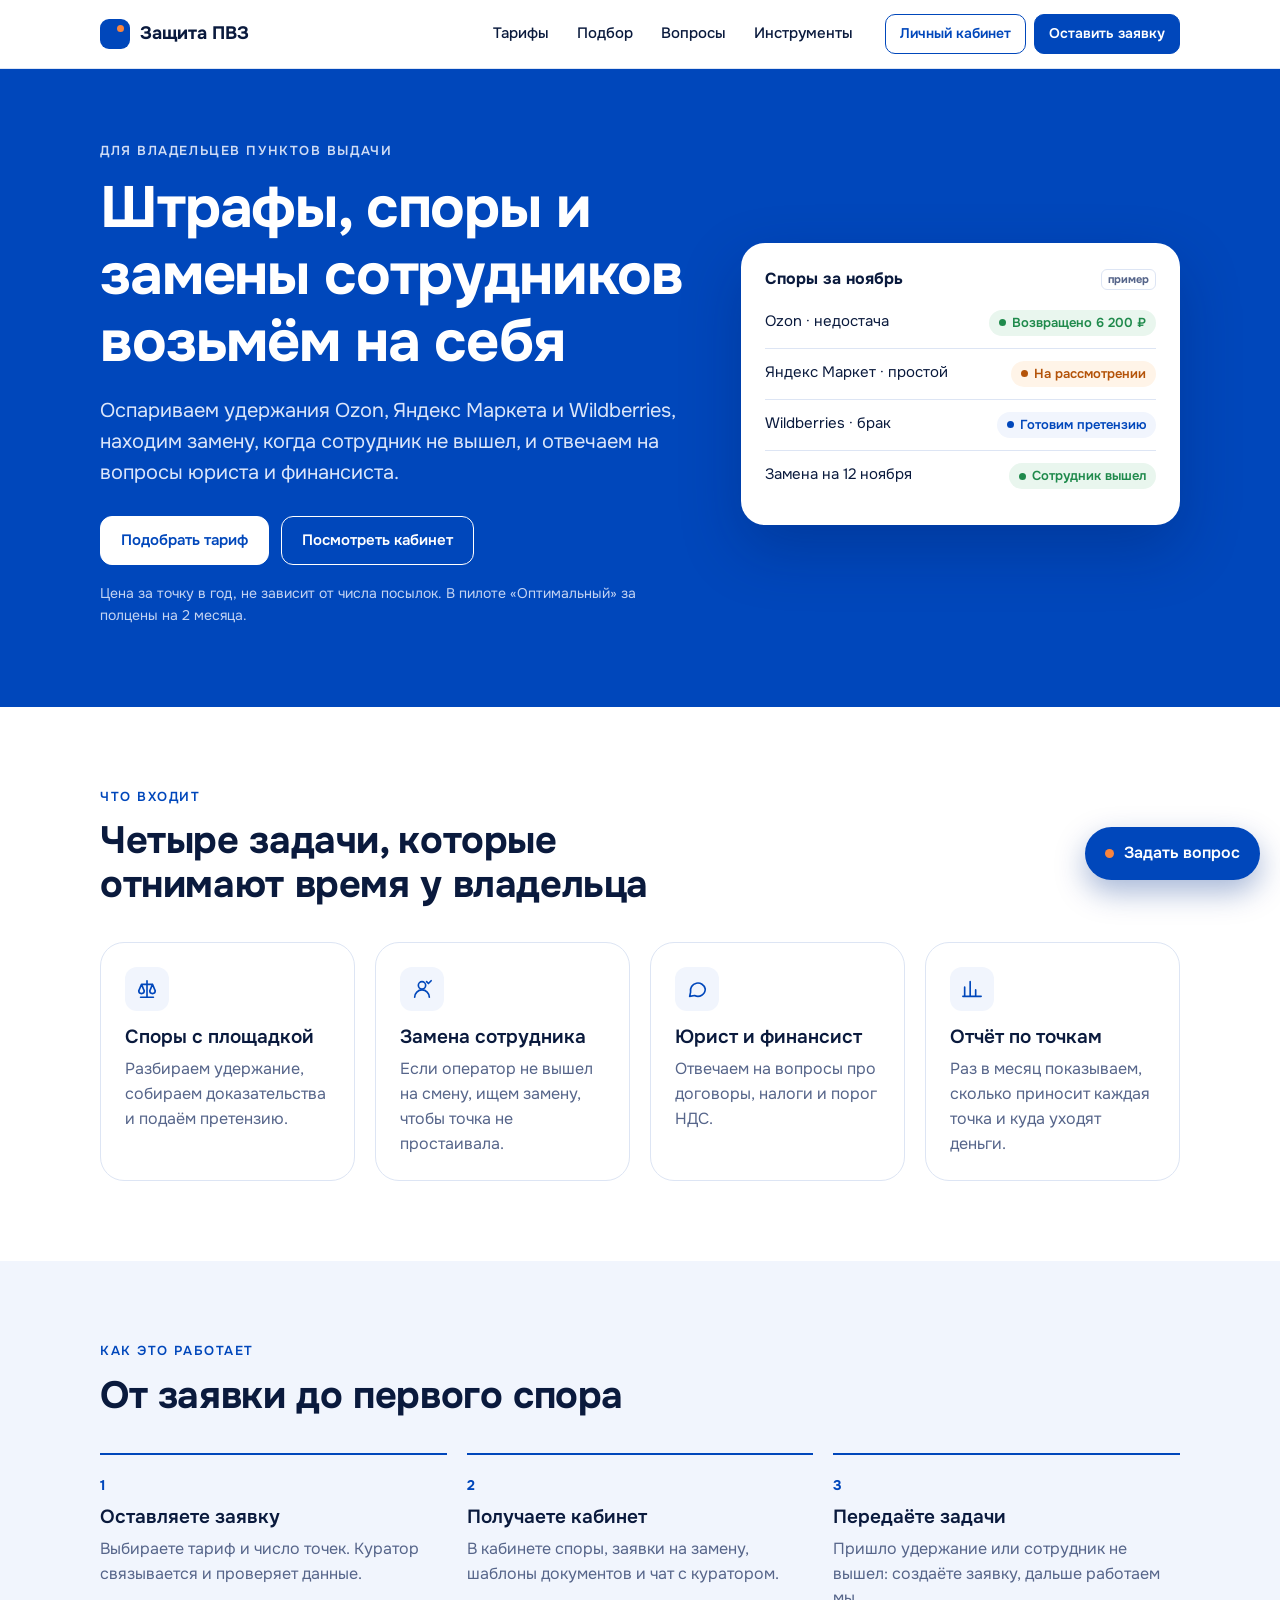
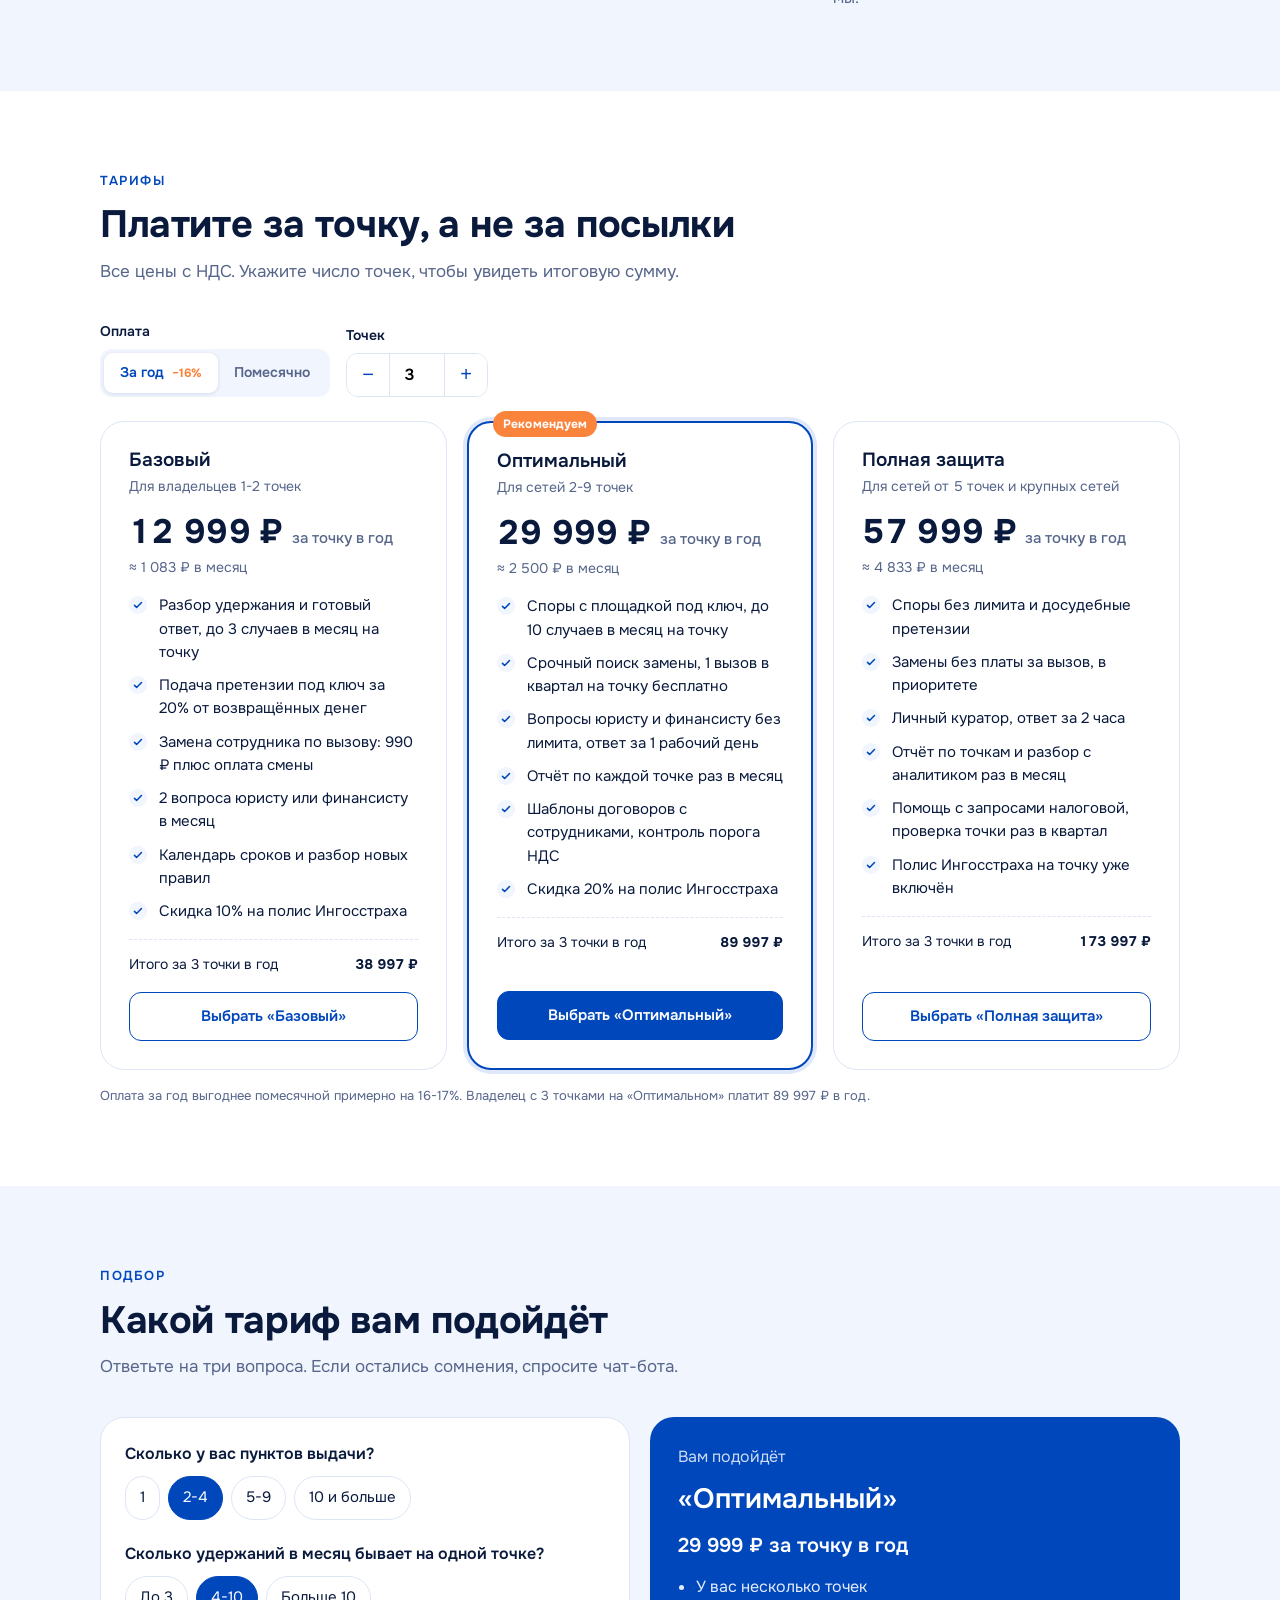
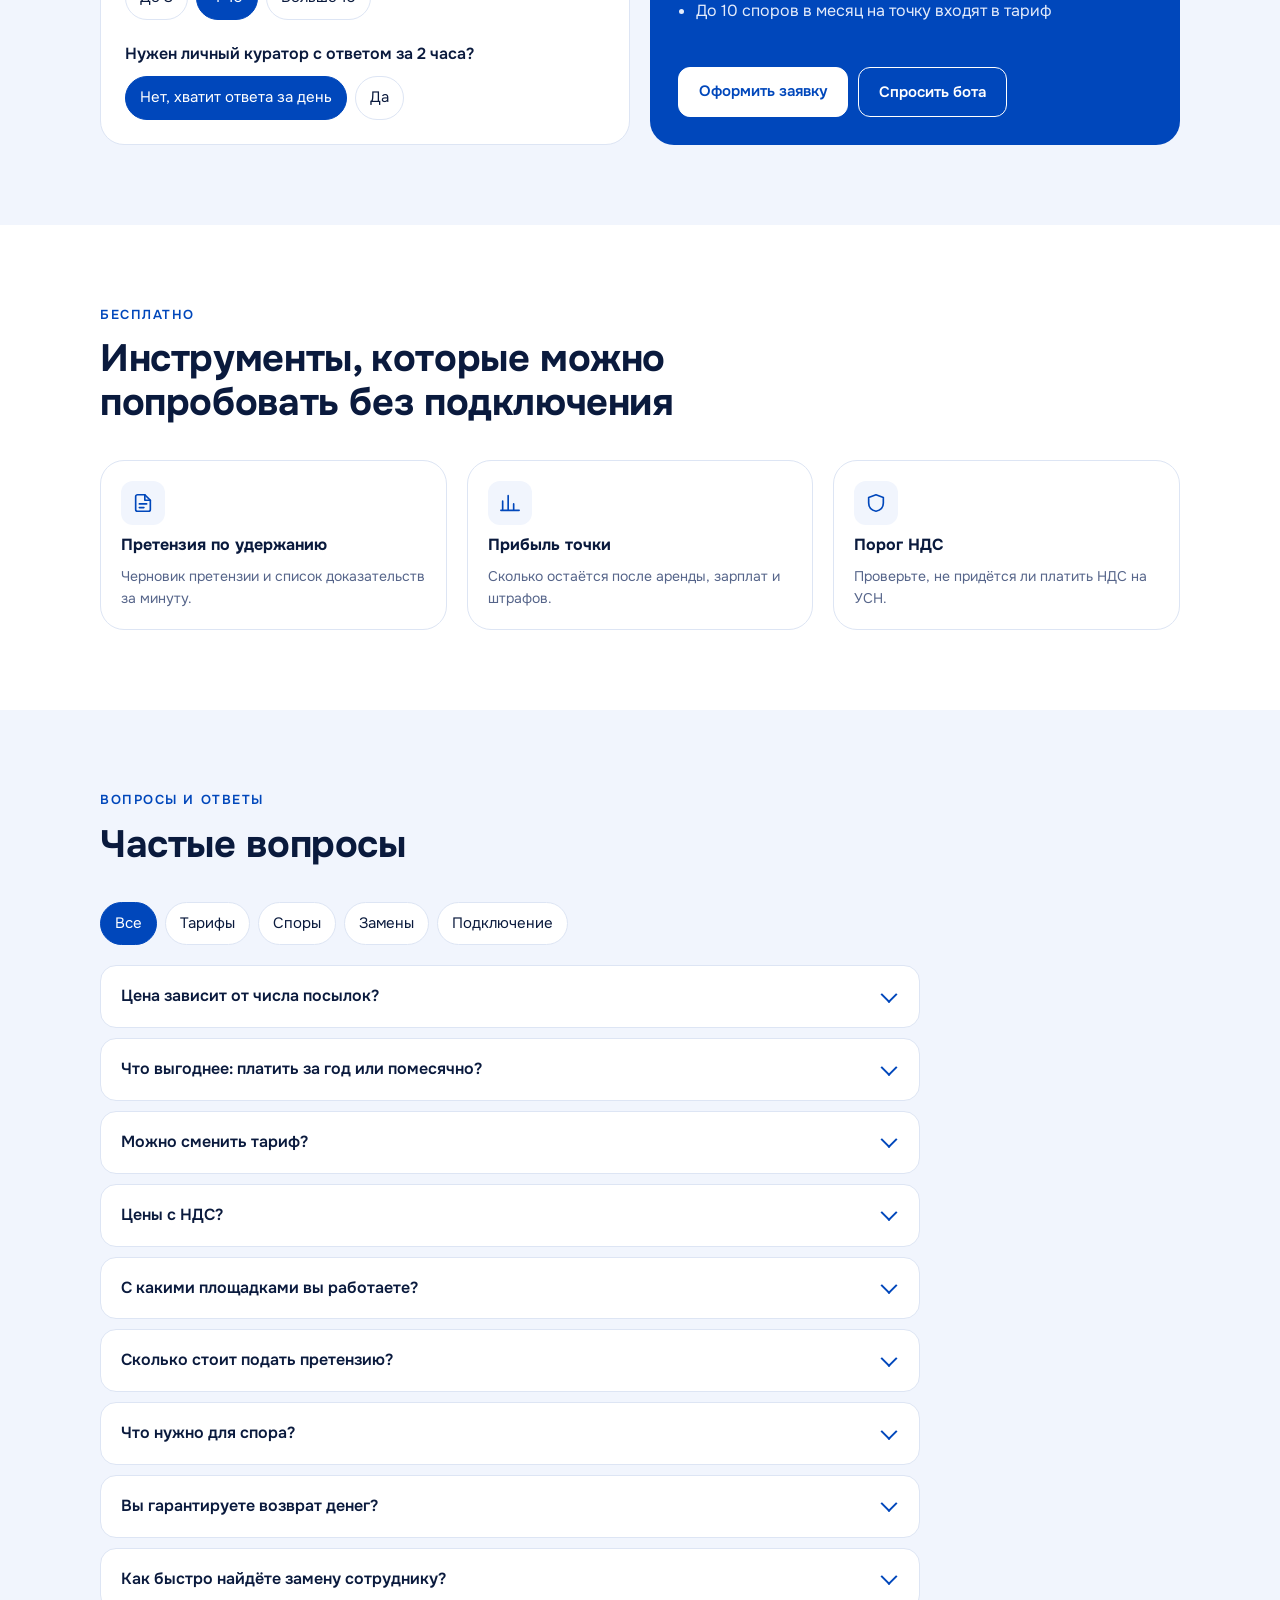
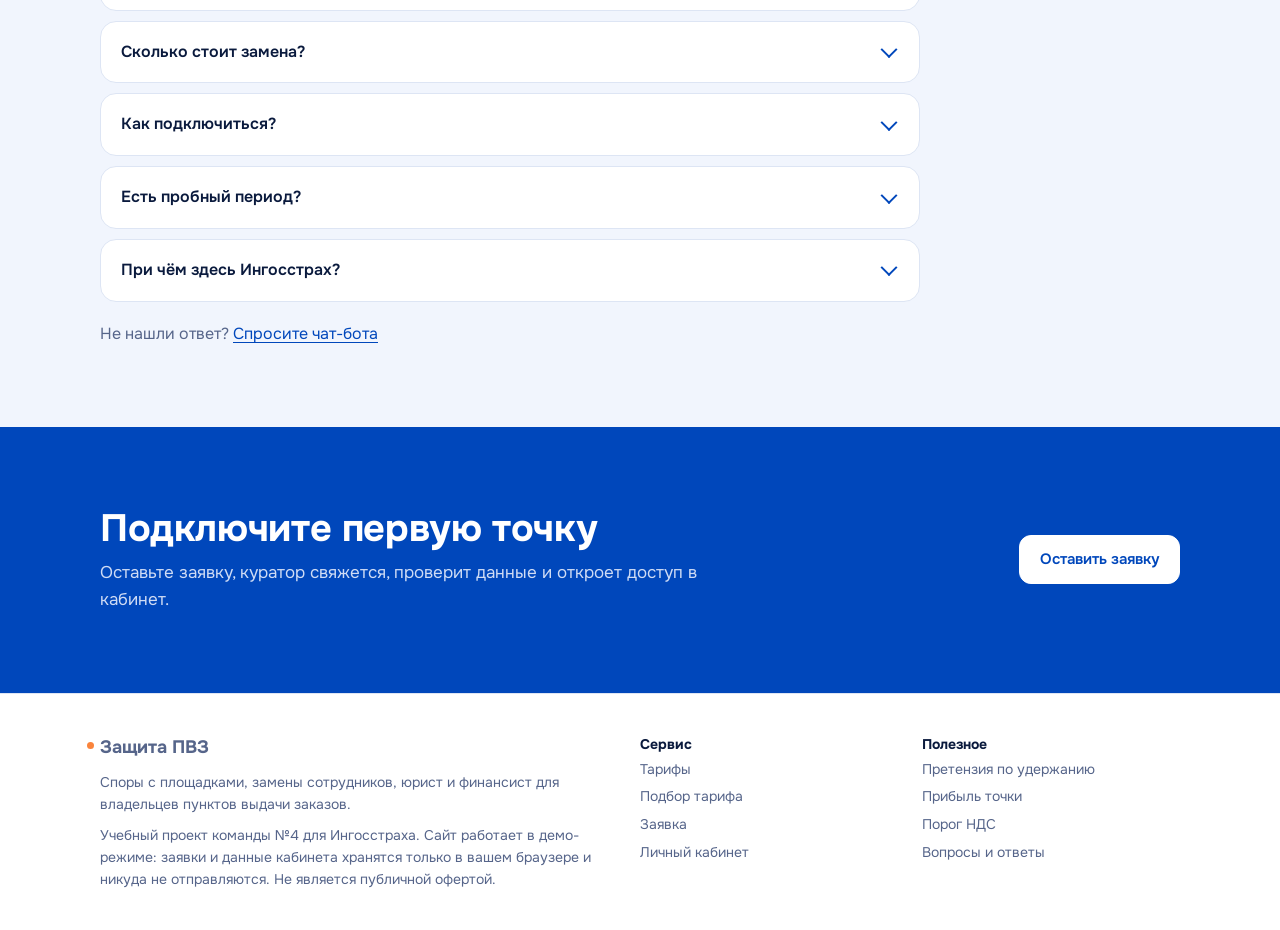
<file: index.html>
<!doctype html>
<html lang="ru">
<head>
<meta charset="utf-8">
<meta name="viewport" content="width=device-width,initial-scale=1,viewport-fit=cover">
<title>Защита ПВЗ</title>
<meta name="description" content="Споры с площадками, замены сотрудников, юрист и финансист для владельцев пунктов выдачи заказов.">
<link rel="preconnect" href="https://fonts.googleapis.com"><link rel="preconnect" href="https://fonts.gstatic.com" crossorigin>
<link rel="stylesheet" href="https://fonts.googleapis.com/css2?family=Onest:wght@400;500;600;700&display=swap">
<link rel="stylesheet" href="assets/style.css">
<link rel="icon" href="data:image/svg+xml,%3Csvg xmlns='http://www.w3.org/2000/svg' viewBox='0 0 32 32'%3E%3Crect width='32' height='32' rx='9' fill='%230047BB'/%3E%3Ccircle cx='23' cy='9' r='3.5' fill='%23FA843C'/%3E%3C/svg%3E">
</head>
<body data-page="home">
<main>
  <section class="hero">
    <div class="container">
      <div>
        <div class="eyebrow" style="color:#cfdcf5">Для владельцев пунктов выдачи</div>
        <h1 style="margin-top:14px">Штрафы, споры и замены сотрудников возьмём на себя</h1>
        <p class="lead">Оспариваем удержания Ozon, Яндекс Маркета и Wildberries, находим замену, когда сотрудник не вышел, и отвечаем на вопросы юриста и финансиста.</p>
        <div class="actions"><a class="btn btn-white" href="#podbor">Подобрать тариф</a><a class="btn" style="border-color:#fff" href="account.html">Посмотреть кабинет</a></div>
        <p class="note">Цена за точку в год, не зависит от числа посылок. В пилоте «Оптимальный» за полцены на 2 месяца.</p>
      </div>
      <div class="hero-card" aria-label="Пример списка споров в кабинете">
        <div style="display:flex;justify-content:space-between;align-items:center;margin-bottom:6px"><b>Споры за ноябрь</b><span class="tag-ex">пример</span></div>
        <div class="row"><span>Ozon · недостача</span><span class="status s-done">Возвращено 6 200 ₽</span></div>
        <div class="row"><span>Яндекс Маркет · простой</span><span class="status s-work">На рассмотрении</span></div>
        <div class="row"><span>Wildberries · брак</span><span class="status s-new">Готовим претензию</span></div>
        <div class="row"><span>Замена на 12 ноября</span><span class="status s-done">Сотрудник вышел</span></div>
      </div>
    </div>
  </section>

  <section id="uslugi">
    <div class="container">
      <div class="section-head"><div class="eyebrow">Что входит</div><h2>Четыре задачи, которые отнимают время у владельца</h2></div>
      <div class="grid g4">
        <div class="card"><div class="icon" data-i="scale"></div><h3>Споры с площадкой</h3><p>Разбираем удержание, собираем доказательства и подаём претензию.</p></div>
        <div class="card"><div class="icon" data-i="user"></div><h3>Замена сотрудника</h3><p>Если оператор не вышел на смену, ищем замену, чтобы точка не простаивала.</p></div>
        <div class="card"><div class="icon" data-i="chat"></div><h3>Юрист и финансист</h3><p>Отвечаем на вопросы про договоры, налоги и порог НДС.</p></div>
        <div class="card"><div class="icon" data-i="chart"></div><h3>Отчёт по точкам</h3><p>Раз в месяц показываем, сколько приносит каждая точка и куда уходят деньги.</p></div>
      </div>
    </div>
  </section>

  <section class="soft">
    <div class="container">
      <div class="section-head"><div class="eyebrow">Как это работает</div><h2>От заявки до первого спора</h2></div>
      <div class="steps">
        <div class="step"><h3>Оставляете заявку</h3><p style="margin-top:8px">Выбираете тариф и число точек. Куратор связывается и проверяет данные.</p></div>
        <div class="step"><h3>Получаете кабинет</h3><p style="margin-top:8px">В кабинете споры, заявки на замену, шаблоны документов и чат с куратором.</p></div>
        <div class="step"><h3>Передаёте задачи</h3><p style="margin-top:8px">Пришло удержание или сотрудник не вышел: создаёте заявку, дальше работаем мы.</p></div>
      </div>
    </div>
  </section>

  <section id="tarify">
    <div class="container">
      <div class="section-head"><div class="eyebrow">Тарифы</div><h2>Платите за точку, а не за посылки</h2><p>Все цены с НДС. Укажите число точек, чтобы увидеть итоговую сумму.</p></div>
      <div class="tariff-controls">
        <div><div class="label" style="margin-bottom:6px">Оплата</div><div class="seg" role="group" aria-label="Период оплаты"><button type="button" data-period="year" aria-pressed="true">За год <span class="save">−16%</span></button><button type="button" data-period="month" aria-pressed="false">Помесячно</button></div></div>
        <div><div class="label" style="margin-bottom:6px" id="ptsLabel">Точек</div><div class="stepper"><button type="button" id="ptsMinus" aria-label="Меньше точек">−</button><input id="pts" type="number" min="1" max="200" value="3" inputmode="numeric" aria-labelledby="ptsLabel"><button type="button" id="ptsPlus" aria-label="Больше точек">+</button></div></div>
      </div>
      <div class="tariffs" id="tariffs"></div>
      <p class="hint" style="margin-top:16px">Оплата за год выгоднее помесячной примерно на 16-17%. Владелец с 3 точками на «Оптимальном» платит 89 997 ₽ в год.</p>
    </div>
  </section>

  <section id="podbor" class="soft">
    <div class="container">
      <div class="section-head"><div class="eyebrow">Подбор</div><h2>Какой тариф вам подойдёт</h2><p>Ответьте на три вопроса. Если остались сомнения, спросите чат-бота.</p></div>
      <div class="quiz">
        <div class="card">
          <div class="q"><div class="q-title">Сколько у вас пунктов выдачи?</div><div class="chips" data-q="points"><button class="chip" type="button" data-v="1">1</button><button class="chip" type="button" data-v="2" aria-pressed="true">2-4</button><button class="chip" type="button" data-v="5">5-9</button><button class="chip" type="button" data-v="10">10 и больше</button></div></div>
          <div class="q"><div class="q-title">Сколько удержаний в месяц бывает на одной точке?</div><div class="chips" data-q="disputes"><button class="chip" type="button" data-v="2">До 3</button><button class="chip" type="button" data-v="6" aria-pressed="true">4-10</button><button class="chip" type="button" data-v="11">Больше 10</button></div></div>
          <div class="q" style="margin-bottom:0"><div class="q-title">Нужен личный куратор с ответом за 2 часа?</div><div class="chips" data-q="fast"><button class="chip" type="button" data-v="0" aria-pressed="true">Нет, хватит ответа за день</button><button class="chip" type="button" data-v="1">Да</button></div></div>
        </div>
        <div class="result" id="quizResult" aria-live="polite"></div>
      </div>
    </div>
  </section>

  <section id="instrumenty">
    <div class="container">
      <div class="section-head"><div class="eyebrow">Бесплатно</div><h2>Инструменты, которые можно попробовать без подключения</h2></div>
      <div class="grid g3">
        <a class="tile" href="tools.html#claim"><div class="icon" style="margin:0" data-i="doc"></div><b>Претензия по удержанию</b><span>Черновик претензии и список доказательств за минуту.</span></a>
        <a class="tile" href="tools.html#profit"><div class="icon" style="margin:0" data-i="chart"></div><b>Прибыль точки</b><span>Сколько остаётся после аренды, зарплат и штрафов.</span></a>
        <a class="tile" href="tools.html#nds"><div class="icon" style="margin:0" data-i="shield"></div><b>Порог НДС</b><span>Проверьте, не придётся ли платить НДС на УСН.</span></a>
      </div>
    </div>
  </section>

  <section id="faq" class="soft">
    <div class="container">
      <div class="section-head"><div class="eyebrow">Вопросы и ответы</div><h2>Частые вопросы</h2></div>
      <div class="faq-filter" id="faqFilter"></div>
      <div class="faq" id="faqList"></div>
      <p class="muted" style="margin-top:20px">Не нашли ответ? <button class="link-btn" type="button" onclick="openBot()">Спросите чат-бота</button></p>
    </div>
  </section>

  <section class="band">
    <div class="container" style="display:flex;justify-content:space-between;align-items:center;gap:24px;flex-wrap:wrap">
      <div style="max-width:620px"><h2>Подключите первую точку</h2><p class="muted" style="margin-top:10px;font-size:17px">Оставьте заявку, куратор свяжется, проверит данные и откроет доступ в кабинет.</p></div>
      <a class="btn btn-white" href="apply.html">Оставить заявку</a>
    </div>
  </section>
</main>

<script src="assets/app.js"></script>
<script>
window.addEventListener('load', () => {
  /* тарифы */
  let period = 'year';
  const ptsEl = $('#pts');
  const pts = () => Math.max(1, Math.min(200, parseInt(ptsEl.value, 10) || 1));
  function drawTariffs() {
    const n = pts();
    $('#tariffs').innerHTML = TARIFFS.map(t => {
      const yearTotal = (period === 'year' ? t.year : t.month * 12) * n;
      return `<article class="tariff${t.rec ? ' rec' : ''}" id="t-${t.id}">
        ${t.rec ? '<span class="badge">Рекомендуем</span>' : ''}
        <div><h3>${t.name}</h3><div class="for">${t.for}</div></div>
        <div><div class="price">${period === 'year' ? rub(t.year) : rub(t.month)} <small>${period === 'year' ? 'за точку в год' : 'за точку в месяц'}</small></div>
        <div class="price-sub">${period === 'year' ? `≈ ${rub(t.year / 12)} в месяц` : `${rub(t.month * 12)} за 12 месяцев`}</div></div>
        <ul class="checklist">${t.features.map(f => `<li>${esc(f)}</li>`).join('')}</ul>
        <div class="total-line"><span>Итого за ${pointsWord(n)} в год</span><b>${rub(yearTotal)}</b></div>
        <a class="btn${t.rec ? '' : ' btn-ghost'}" href="apply.html?plan=${t.id}&points=${n}&period=${period}">Выбрать «${t.name}»</a>
      </article>`;
    }).join('');
  }
  $$('[data-period]').forEach(b => b.onclick = () => { period = b.dataset.period; $$('[data-period]').forEach(x => x.setAttribute('aria-pressed', x === b)); drawTariffs(); });
  $('#ptsMinus').onclick = () => { ptsEl.value = Math.max(1, pts() - 1); drawTariffs(); };
  $('#ptsPlus').onclick = () => { ptsEl.value = Math.min(200, pts() + 1); drawTariffs(); };
  ptsEl.addEventListener('input', drawTariffs);
  drawTariffs();

  /* подбор */
  const ans = { points: 2, disputes: 6, fast: 0 };
  function drawQuiz() {
    const id = recommend(ans.points, ans.disputes, !!ans.fast), t = tariffById(id);
    const why = [];
    why.push(ans.points >= 10 ? 'У вас крупная сеть' : ans.points >= 2 ? 'У вас несколько точек' : 'У вас одна точка');
    if (t.disputes !== Infinity) why.push(`До ${t.disputes} споров в месяц на точку входят в тариф`); else why.push('Споры без лимита');
    if (ans.fast) why.push('Личный куратор отвечает за 2 часа');
    $('#quizResult').innerHTML = `<div class="muted">Вам подойдёт</div><h3>«${t.name}»</h3>
      <div style="font-size:20px;font-weight:600">${rub(t.year)} за точку в год</div>
      <ul>${why.map(w => `<li>${w}</li>`).join('')}</ul>
      <div style="display:flex;gap:10px;flex-wrap:wrap;margin-top:auto"><a class="btn btn-white" href="apply.html?plan=${t.id}&points=${ans.points}">Оформить заявку</a><button class="btn" style="border-color:#fff" type="button" id="askBot">Спросить бота</button></div>`;
    $('#askBot').onclick = () => openBot('Подобрать тариф');
    $$('.tariff').forEach(el => el.classList.toggle('picked', el.id === 't-' + id));
  }
  $$('.chips[data-q]').forEach(g => $$('.chip', g).forEach(b => b.onclick = () => {
    ans[g.dataset.q] = +b.dataset.v; $$('.chip', g).forEach(x => x.setAttribute('aria-pressed', x === b)); drawQuiz();
  }));
  drawQuiz();

  renderFaq($('#faqList'), $('#faqFilter'));
});
</script>
</body>
</html>
</file>
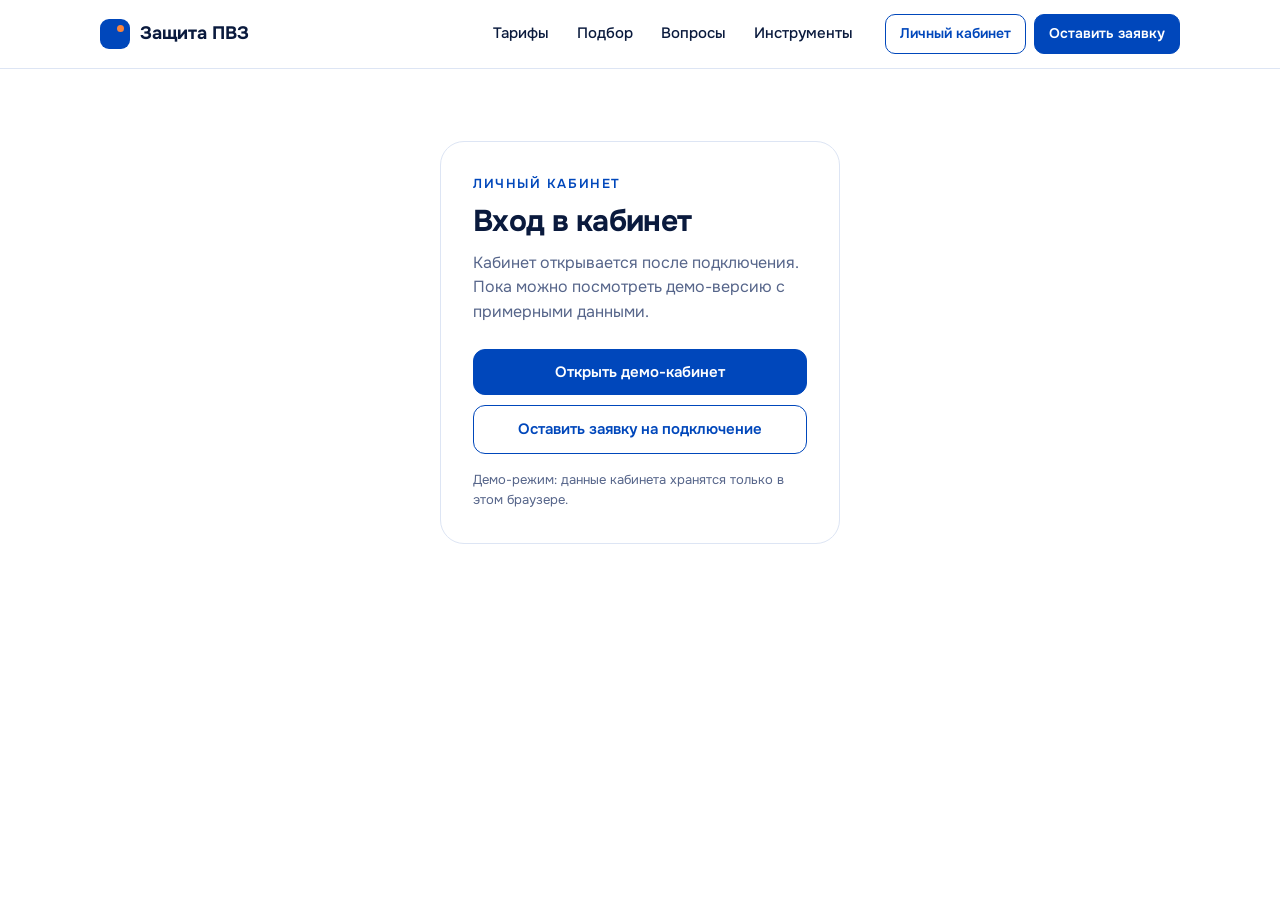
<file: account.html>
<!doctype html>
<html lang="ru">
<head>
<meta charset="utf-8">
<meta name="viewport" content="width=device-width,initial-scale=1,viewport-fit=cover">
<title>Личный кабинет · Защита ПВЗ</title>
<link rel="preconnect" href="https://fonts.googleapis.com"><link rel="preconnect" href="https://fonts.gstatic.com" crossorigin>
<link rel="stylesheet" href="https://fonts.googleapis.com/css2?family=Onest:wght@400;500;600;700&display=swap">
<link rel="stylesheet" href="assets/style.css">
<link rel="icon" href="data:image/svg+xml,%3Csvg xmlns='http://www.w3.org/2000/svg' viewBox='0 0 32 32'%3E%3Crect width='32' height='32' rx='9' fill='%230047BB'/%3E%3Ccircle cx='23' cy='9' r='3.5' fill='%23FA843C'/%3E%3C/svg%3E">
</head>
<body data-page="account" data-footer="off" data-bot="off">
<main>
  <div id="login" class="login" hidden>
    <div class="card" style="padding:32px">
      <div class="eyebrow">Личный кабинет</div>
      <h1 style="font-size:30px;margin:10px 0 12px">Вход в кабинет</h1>
      <p class="muted" id="loginText">Кабинет открывается после подключения. Пока можно посмотреть демо-версию с примерными данными.</p>
      <div style="display:grid;gap:10px;margin-top:24px">
        <button class="btn btn-block" type="button" id="enterDemo">Открыть демо-кабинет</button>
        <a class="btn btn-ghost btn-block" href="apply.html">Оставить заявку на подключение</a>
      </div>
      <p class="hint" style="margin-top:16px">Демо-режим: данные кабинета хранятся только в этом браузере.</p>
    </div>
  </div>

  <div id="app" class="container acc" hidden>
    <nav class="side" aria-label="Разделы кабинета" id="side"></nav>
    <div id="view" style="min-width:0"></div>
  </div>
</main>
<div id="modal" class="modal" hidden><div class="modal-box" role="dialog" aria-modal="true" aria-labelledby="modalTitle"><header><h3 id="modalTitle"></h3><button class="bot-close" style="color:var(--ink)" type="button" id="modalClose" aria-label="Закрыть">×</button></header><div id="modalBody"></div></div></div>
<script src="assets/app.js"></script>
<script src="assets/tools.js"></script>
<script src="assets/account.js"></script>
</body>
</html>
</file>
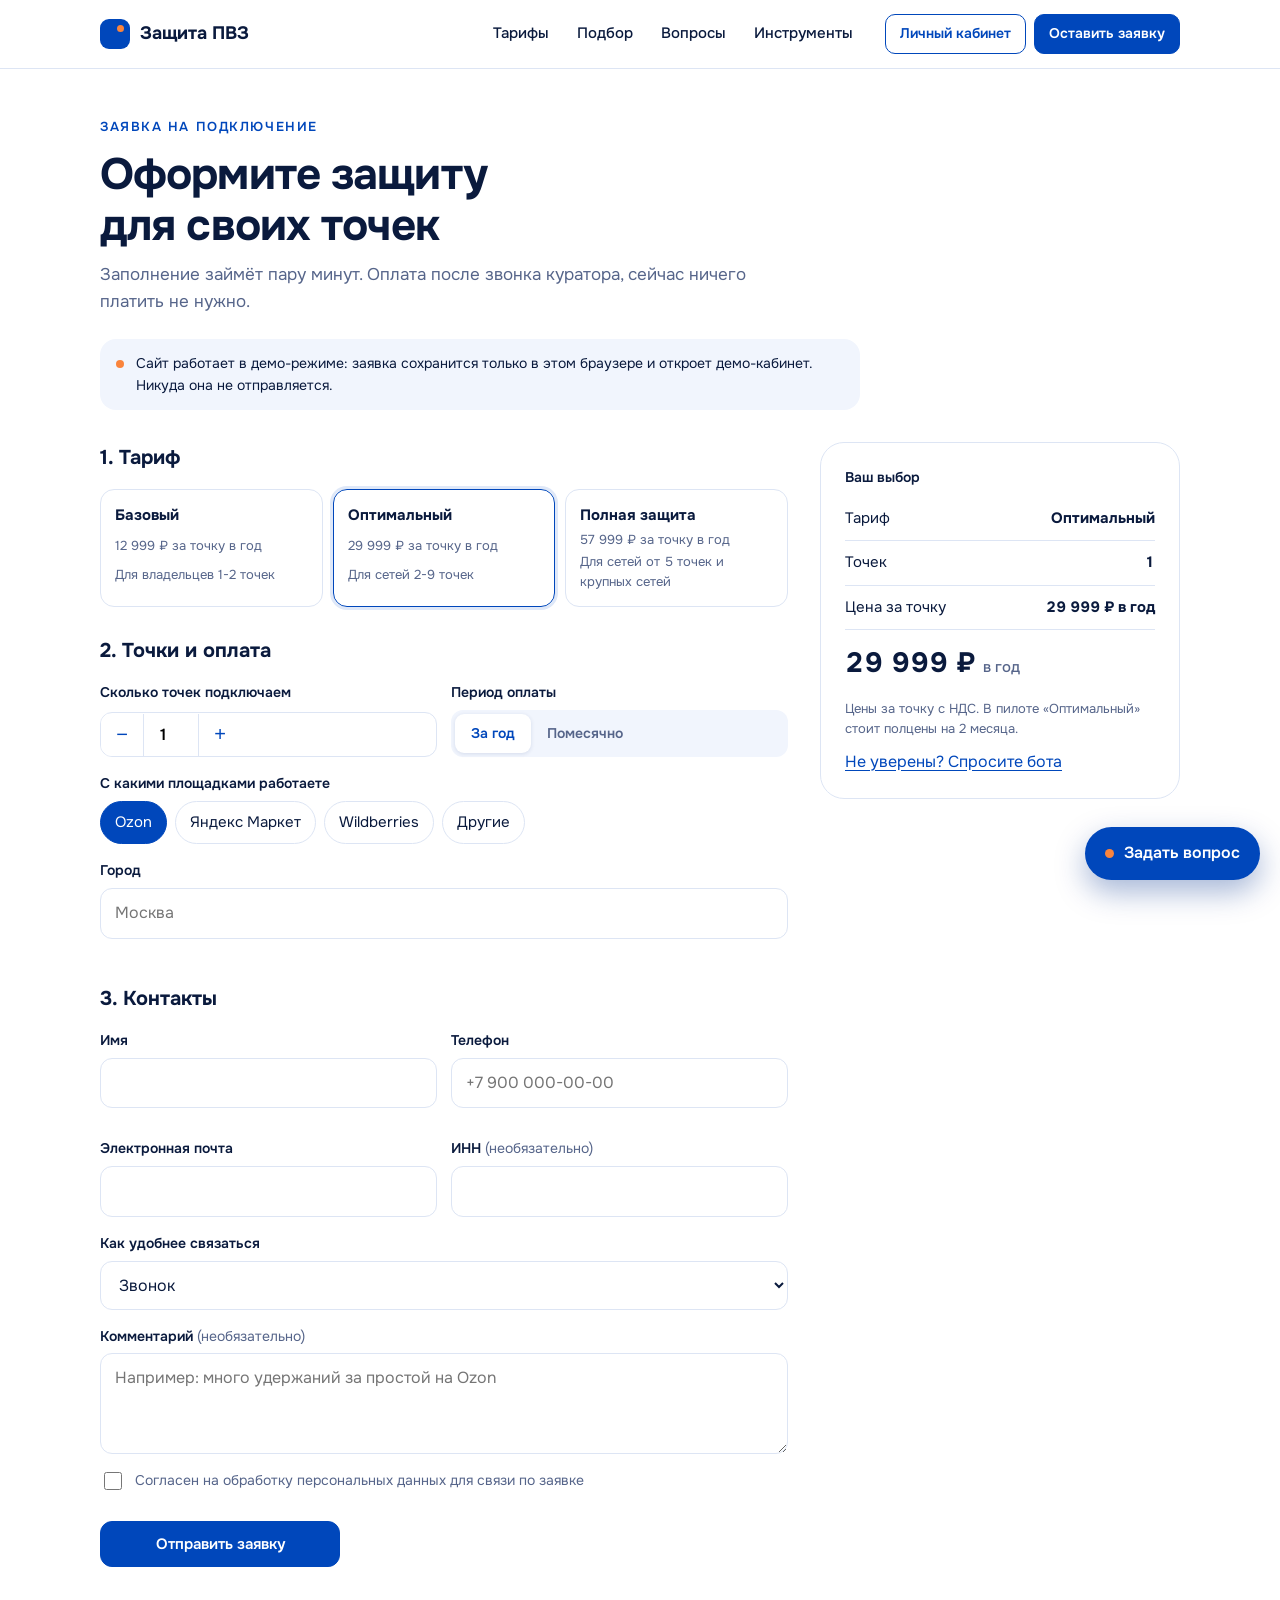
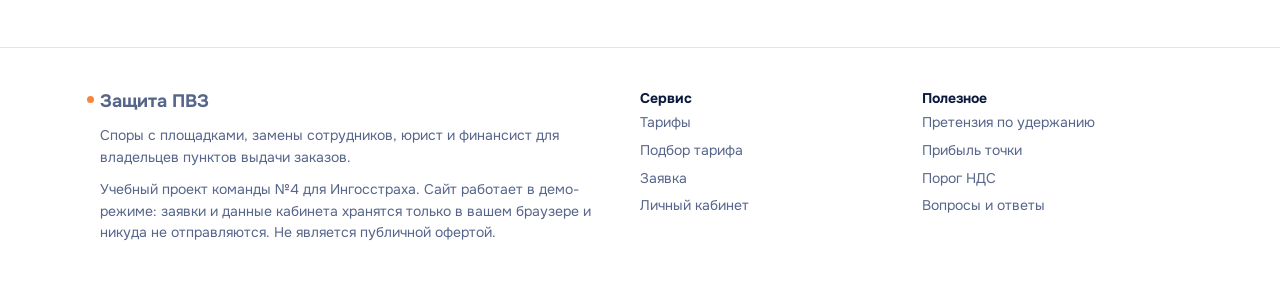
<file: apply.html>
<!doctype html>
<html lang="ru">
<head>
<meta charset="utf-8">
<meta name="viewport" content="width=device-width,initial-scale=1,viewport-fit=cover">
<title>Заявка · Защита ПВЗ</title>
<link rel="preconnect" href="https://fonts.googleapis.com"><link rel="preconnect" href="https://fonts.gstatic.com" crossorigin>
<link rel="stylesheet" href="https://fonts.googleapis.com/css2?family=Onest:wght@400;500;600;700&display=swap">
<link rel="stylesheet" href="assets/style.css">
<link rel="icon" href="data:image/svg+xml,%3Csvg xmlns='http://www.w3.org/2000/svg' viewBox='0 0 32 32'%3E%3Crect width='32' height='32' rx='9' fill='%230047BB'/%3E%3Ccircle cx='23' cy='9' r='3.5' fill='%23FA843C'/%3E%3C/svg%3E">
</head>
<body data-page="apply">
<main class="container" style="padding-block:48px 80px">
  <div class="section-head" style="margin-bottom:24px"><div class="eyebrow">Заявка на подключение</div><h1 style="font-size:clamp(30px,4.4vw,44px)">Оформите защиту для своих точек</h1><p>Заполнение займёт пару минут. Оплата после звонка куратора, сейчас ничего платить не нужно.</p></div>
  <p class="notice" style="margin-bottom:32px;max-width:760px">Сайт работает в демо-режиме: заявка сохранится только в этом браузере и откроет демо-кабинет. Никуда она не отправляется.</p>

  <div class="apply-layout" id="formWrap">
    <form id="applyForm" novalidate>
      <fieldset class="fieldset"><legend>1. Тариф</legend>
        <div class="plan-pick" id="planPick"></div>
      </fieldset>

      <fieldset class="fieldset"><legend>2. Точки и оплата</legend>
        <div class="row2">
          <div class="field"><span class="label" id="ptsL">Сколько точек подключаем</span><div class="stepper"><button type="button" id="ptsMinus" aria-label="Меньше точек">−</button><input id="pts" type="number" min="1" max="200" value="1" inputmode="numeric" aria-labelledby="ptsL"><button type="button" id="ptsPlus" aria-label="Больше точек">+</button></div></div>
          <div class="field"><span class="label">Период оплаты</span><div class="seg" role="group" aria-label="Период оплаты"><button type="button" data-period="year" aria-pressed="true">За год</button><button type="button" data-period="month" aria-pressed="false">Помесячно</button></div></div>
        </div>
        <div class="field"><span class="label" id="platL">С какими площадками работаете</span>
          <div class="chips" id="platforms" role="group" aria-labelledby="platL"></div></div>
        <div class="field"><label for="city">Город</label><input class="input" id="city" autocomplete="address-level2" placeholder="Москва"></div>
      </fieldset>

      <fieldset class="fieldset"><legend>3. Контакты</legend>
        <div class="row2">
          <div class="field"><label for="name">Имя</label><input class="input" id="name" autocomplete="name" required><span class="err" id="name-err" hidden>Укажите имя</span></div>
          <div class="field"><label for="phone">Телефон</label><input class="input" id="phone" type="tel" autocomplete="tel" placeholder="+7 900 000-00-00" required><span class="err" id="phone-err" hidden>Введите номер, минимум 10 цифр</span></div>
          <div class="field"><label for="email">Электронная почта</label><input class="input" id="email" type="email" autocomplete="email" required><span class="err" id="email-err" hidden>Проверьте адрес почты</span></div>
          <div class="field"><label for="inn">ИНН <span class="muted" style="font-weight:400">(необязательно)</span></label><input class="input" id="inn" inputmode="numeric" maxlength="12"><span class="err" id="inn-err" hidden>ИНН состоит из 10 или 12 цифр</span></div>
        </div>
        <div class="field"><label for="contactWay">Как удобнее связаться</label><select class="input" id="contactWay"><option>Звонок</option><option>Telegram</option><option>WhatsApp</option><option>Почта</option></select></div>
        <div class="field"><label for="comment">Комментарий <span class="muted" style="font-weight:400">(необязательно)</span></label><textarea class="input" id="comment" rows="3" placeholder="Например: много удержаний за простой на Ozon"></textarea></div>
        <label class="check"><input type="checkbox" id="consent"> <span>Согласен на обработку персональных данных для связи по заявке</span></label>
        <span class="err" id="consent-err" hidden>Нужно согласие, чтобы куратор мог с вами связаться</span>
      </fieldset>
      <button class="btn" type="submit" style="min-width:240px">Отправить заявку</button>
    </form>

    <aside class="card summary" aria-label="Итог заявки">
      <div class="label" style="margin-bottom:8px">Ваш выбор</div>
      <div id="sum"></div>
      <p class="hint" style="margin-top:14px">Цены за точку с НДС. В пилоте «Оптимальный» стоит полцены на 2 месяца.</p>
      <button class="link-btn small" type="button" onclick="openBot('Подобрать тариф')" style="margin-top:10px">Не уверены? Спросите бота</button>
    </aside>
  </div>

  <div id="done" hidden class="card" style="max-width:640px;padding:36px">
    <div class="eyebrow">Заявка сохранена</div>
    <h2 style="margin:10px 0 12px">Спасибо! Заявка № <span id="orderNo"></span></h2>
    <p class="muted" id="doneText"></p>
    <ul class="timeline" style="margin:24px 0">
      <li class="done"><div><b>Заявка создана</b><span id="doneDate"></span></div></li>
      <li><div><b>Звонок куратора</b><span>Проверка данных и точек</span></div></li>
      <li><div><b>Оплата и доступ в кабинет</b><span>После подтверждения</span></div></li>
    </ul>
    <div style="display:flex;gap:10px;flex-wrap:wrap"><a class="btn" href="account.html">Открыть демо-кабинет</a><a class="btn btn-ghost" href="index.html">На главную</a></div>
  </div>
</main>

<script src="assets/app.js"></script>
<script>
window.addEventListener('load', () => {
  const qs = new URLSearchParams(location.search);
  const st = { plan: TARIFFS.some(t => t.id === qs.get('plan')) ? qs.get('plan') : 'opt', points: Math.max(1, Math.min(200, parseInt(qs.get('points'), 10) || 1)), period: qs.get('period') === 'month' ? 'month' : 'year', platforms: ['Ozon'] };
  $('#pts').value = st.points;
  $$('[data-period]').forEach(b => b.setAttribute('aria-pressed', b.dataset.period === st.period));

  $('#planPick').innerHTML = TARIFFS.map(t => `<label><input type="radio" name="plan" value="${t.id}"${t.id === st.plan ? ' checked' : ''}><b>${t.name}</b><span>${rub(t.year)} за точку в год</span><span>${t.for}</span></label>`).join('');
  $('#platforms').innerHTML = ['Ozon', 'Яндекс Маркет', 'Wildberries', 'Другие'].map(p => `<button class="chip" type="button" aria-pressed="${st.platforms.includes(p)}">${p}</button>`).join('');
  $$('#platforms .chip').forEach(b => b.onclick = () => { const on = b.getAttribute('aria-pressed') !== 'true'; b.setAttribute('aria-pressed', on); st.platforms = $$('#platforms .chip').filter(x => x.getAttribute('aria-pressed') === 'true').map(x => x.textContent); });

  function total() { const t = tariffById(st.plan); return st.period === 'year' ? t.year * st.points : t.month * st.points; }
  function drawSum() {
    const t = tariffById(st.plan);
    $('#sum').innerHTML = `<div class="sum-row"><span>Тариф</span><b>${t.name}</b></div>
      <div class="sum-row"><span>Точек</span><b>${st.points}</b></div>
      <div class="sum-row"><span>Цена за точку</span><b>${st.period === 'year' ? rub(t.year) + ' в год' : rub(t.month) + ' в месяц'}</b></div>
      <div class="sum-total">${rub(total())} <span class="muted" style="font-size:15px;font-weight:500">${st.period === 'year' ? 'в год' : 'в месяц'}</span></div>
      ${st.period === 'month' ? `<p class="hint" style="margin-top:6px">При оплате за год было бы ${rub(t.year * st.points)}, экономия ${rub((t.month * 12 - t.year) * st.points)}</p>` : ''}`;
  }
  $$('input[name=plan]').forEach(r => r.onchange = () => { st.plan = r.value; drawSum(); });
  const setPts = v => { st.points = Math.max(1, Math.min(200, v || 1)); $('#pts').value = st.points; drawSum(); };
  $('#ptsMinus').onclick = () => setPts(st.points - 1);
  $('#ptsPlus').onclick = () => setPts(st.points + 1);
  $('#pts').addEventListener('input', () => { st.points = Math.max(1, Math.min(200, parseInt($('#pts').value, 10) || 1)); drawSum(); });
  $$('[data-period]').forEach(b => b.onclick = () => { st.period = b.dataset.period; $$('[data-period]').forEach(x => x.setAttribute('aria-pressed', x === b)); drawSum(); });
  drawSum();

  const show = (id, bad) => { $('#' + id + '-err').hidden = !bad; const el = $('#' + id); if (el) el.setAttribute('aria-invalid', bad); return bad; };
  $('#applyForm').addEventListener('submit', e => {
    e.preventDefault();
    const v = k => $('#' + k).value.trim();
    let bad = false;
    bad = show('name', !v('name')) || bad;
    bad = show('phone', v('phone').replace(/\D/g, '').length < 10) || bad;
    bad = show('email', !/^[^\s@]+@[^\s@]+\.[^\s@]+$/.test(v('email'))) || bad;
    bad = show('inn', v('inn') !== '' && !/^(\d{10}|\d{12})$/.test(v('inn'))) || bad;
    bad = show('consent', !$('#consent').checked) || bad;
    if (bad) { const first = $('[aria-invalid=true]') || $('#consent'); first.focus(); return; }
    const no = 'ПВЗ-' + String(Date.now()).slice(-6);
    const order = { no, created: new Date().toISOString(), plan: st.plan, points: st.points, period: st.period, total: total(), platforms: st.platforms, city: v('city'), name: v('name'), phone: v('phone'), email: v('email'), inn: v('inn'), contactWay: $('#contactWay').value, comment: v('comment') };
    const saved = store.set('order', order);
    $('#formWrap').hidden = true; $('#done').hidden = false;
    $('#orderNo').textContent = no;
    $('#doneDate').textContent = new Date().toLocaleString('ru-RU');
    $('#doneText').textContent = saved
      ? `Тариф «${tariffById(st.plan).name}» на ${pointsWord(st.points)}, ${rub(order.total)} ${st.period === 'year' ? 'в год' : 'в месяц'}. В демо-режиме заявка хранится только в этом браузере, а демо-кабинет уже показывает выбранный тариф.`
      : 'Браузер не дал сохранить заявку (возможно, включён приватный режим). Демо-кабинет откроется с примерными данными.';
    scrollTo({ top: 0, behavior: 'smooth' });
  });
});
</script>
</body>
</html>
</file>
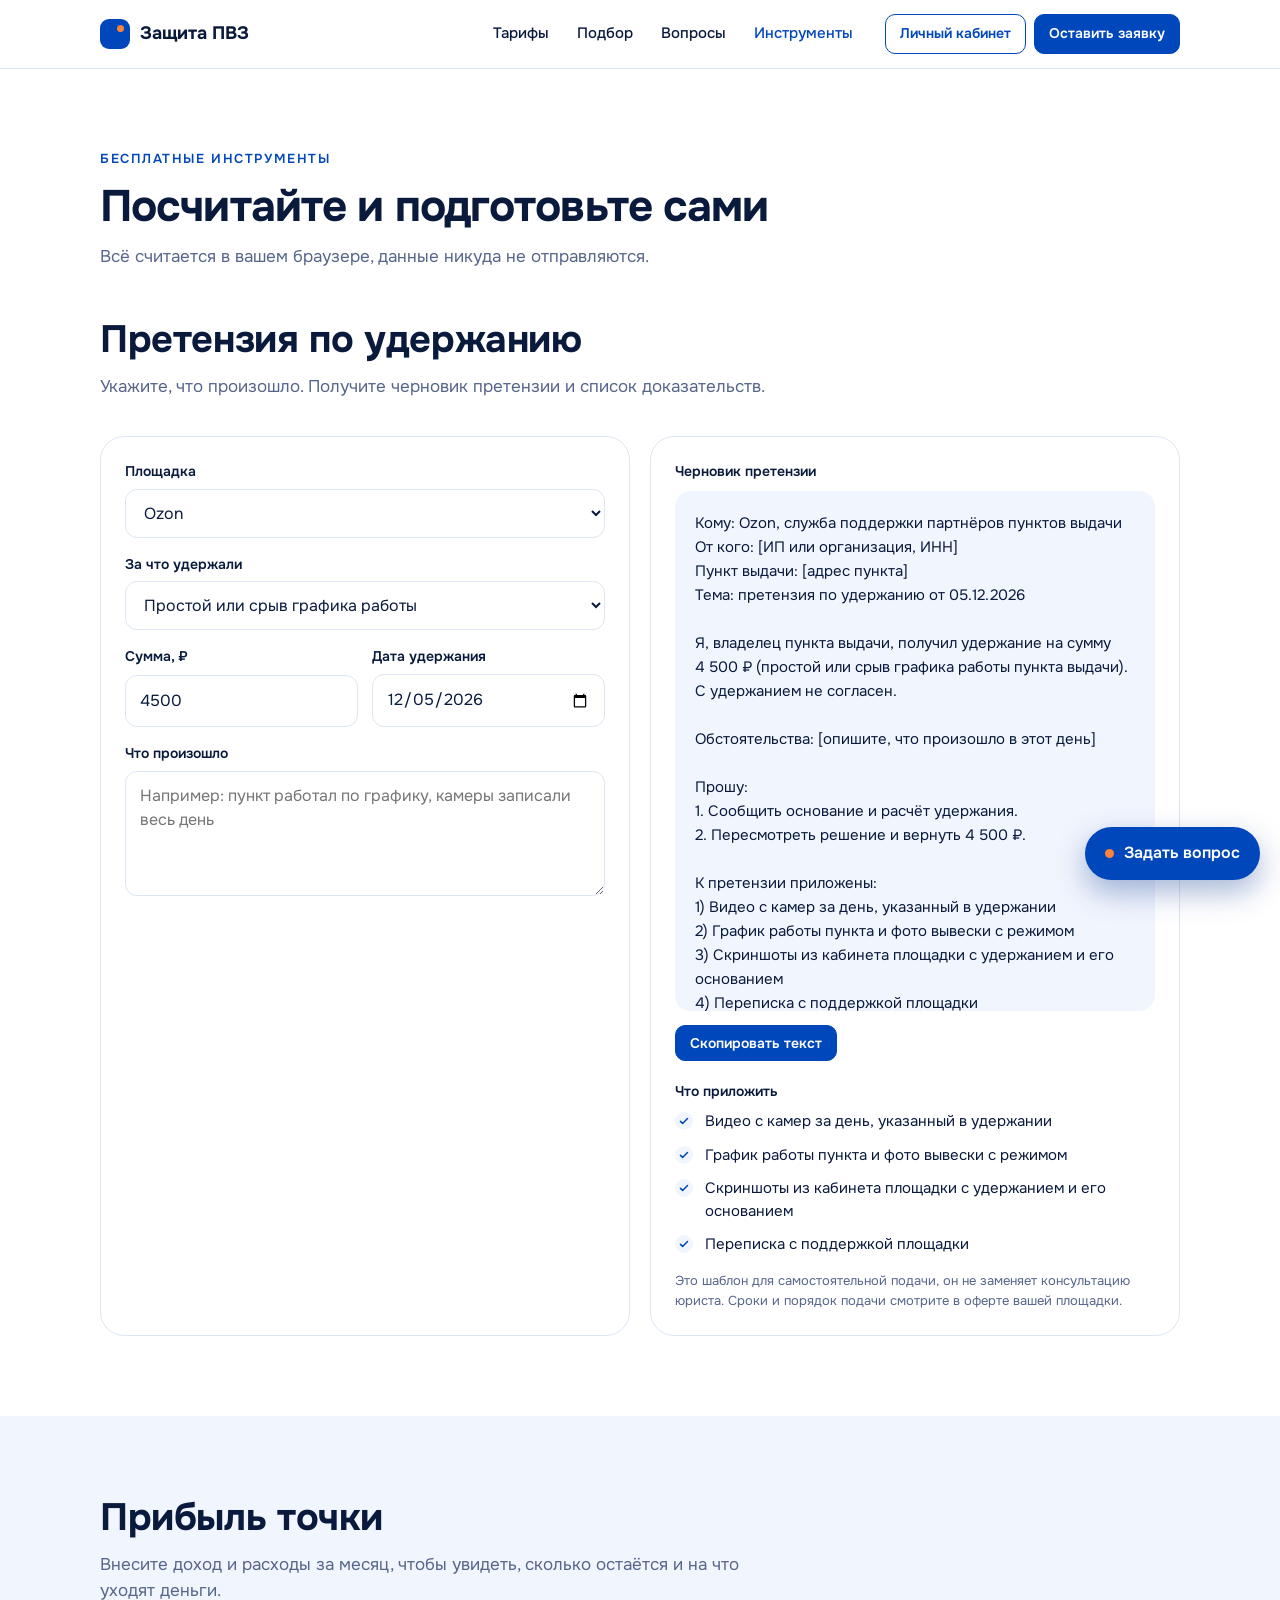
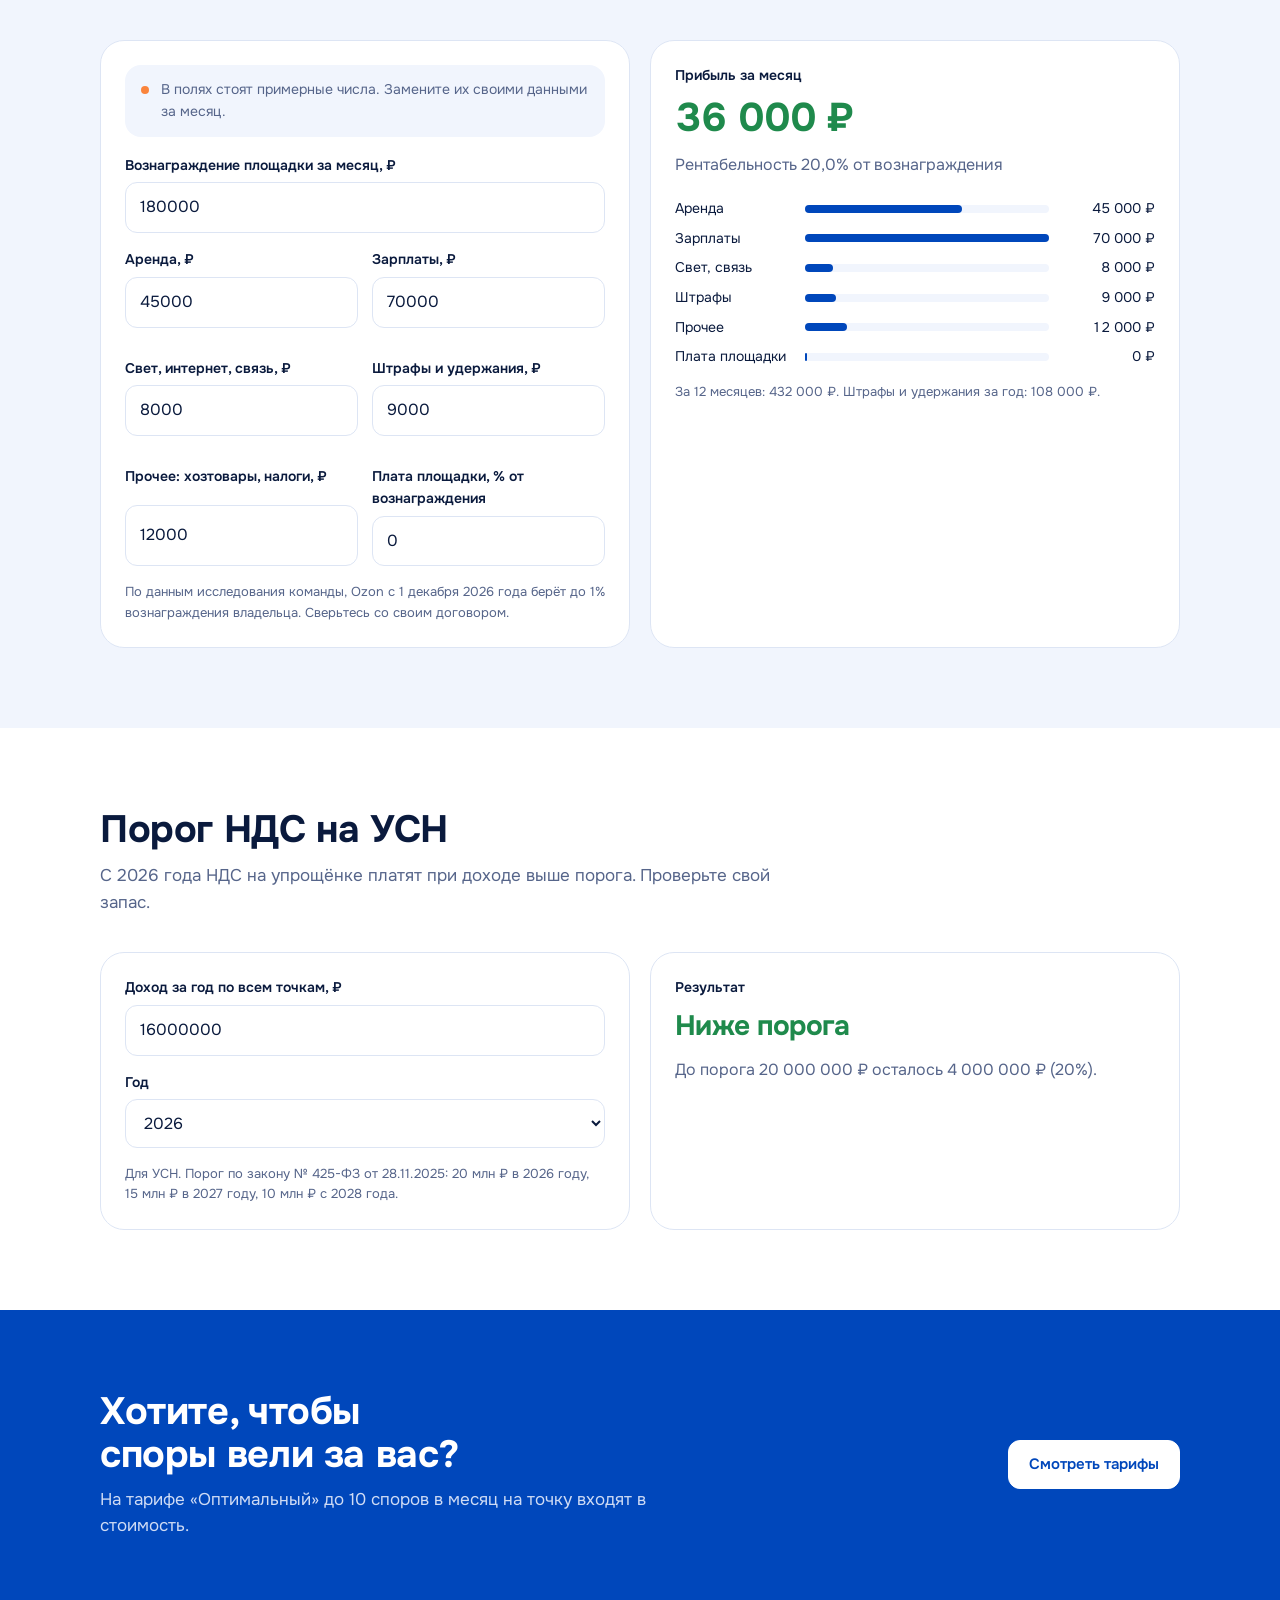
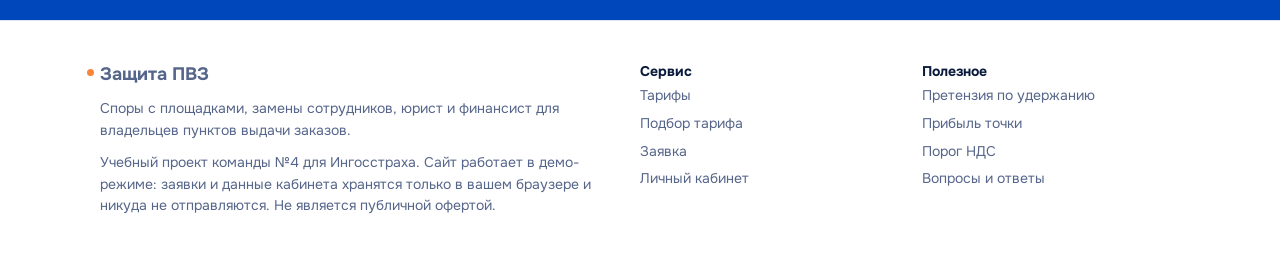
<file: tools.html>
<!doctype html>
<html lang="ru">
<head>
<meta charset="utf-8">
<meta name="viewport" content="width=device-width,initial-scale=1,viewport-fit=cover">
<title>Инструменты · Защита ПВЗ</title>
<link rel="preconnect" href="https://fonts.googleapis.com"><link rel="preconnect" href="https://fonts.gstatic.com" crossorigin>
<link rel="stylesheet" href="https://fonts.googleapis.com/css2?family=Onest:wght@400;500;600;700&display=swap">
<link rel="stylesheet" href="assets/style.css">
<link rel="icon" href="data:image/svg+xml,%3Csvg xmlns='http://www.w3.org/2000/svg' viewBox='0 0 32 32'%3E%3Crect width='32' height='32' rx='9' fill='%230047BB'/%3E%3Ccircle cx='23' cy='9' r='3.5' fill='%23FA843C'/%3E%3C/svg%3E">
</head>
<body data-page="tools">
<main>
  <section style="padding-bottom:24px">
    <div class="container"><div class="section-head" style="margin:0"><div class="eyebrow">Бесплатные инструменты</div><h1 style="font-size:clamp(30px,4.4vw,44px)">Посчитайте и подготовьте сами</h1><p>Всё считается в вашем браузере, данные никуда не отправляются.</p></div></div>
  </section>
  <section id="claim" style="padding-top:24px"><div class="container"><div class="section-head"><h2>Претензия по удержанию</h2><p>Укажите, что произошло. Получите черновик претензии и список доказательств.</p></div><div id="claimTool"></div></div></section>
  <section id="profit" class="soft"><div class="container"><div class="section-head"><h2>Прибыль точки</h2><p>Внесите доход и расходы за месяц, чтобы увидеть, сколько остаётся и на что уходят деньги.</p></div><div id="profitTool"></div></div></section>
  <section id="nds"><div class="container"><div class="section-head"><h2>Порог НДС на УСН</h2><p>С 2026 года НДС на упрощёнке платят при доходе выше порога. Проверьте свой запас.</p></div><div id="ndsTool"></div></div></section>
  <section class="band"><div class="container" style="display:flex;justify-content:space-between;align-items:center;gap:24px;flex-wrap:wrap"><div style="max-width:620px"><h2>Хотите, чтобы споры вели за вас?</h2><p class="muted" style="margin-top:10px;font-size:17px">На тарифе «Оптимальный» до 10 споров в месяц на точку входят в стоимость.</p></div><a class="btn btn-white" href="index.html#tarify">Смотреть тарифы</a></div></section>
</main>
<script src="assets/app.js"></script>
<script src="assets/tools.js"></script>
<script>
window.addEventListener('load', () => { mountClaim($('#claimTool')); mountProfit($('#profitTool')); mountNds($('#ndsTool')); });
</script>
</body>
</html>
</file>
<file: assets/style.css>
/* Защита ПВЗ. Палитра: синий #0047BB основной, оранжевый #FA843C только для мелких акцентов, белый фон.
   Сетка: контейнер 1120px, секции с большим воздухом, карточки с тонкой рамкой. */
:root{
  --blue:#0047BB; --blue-d:#00399a; --blue-50:#f1f5fd; --blue-100:#dfe8f8;
  --or:#FA843C; --w:#FFFFFF;
  --ink:#0a1a3d; --mut:#56658a; --line:#dde5f4;
  --ok:#1f8a4c; --warn:#b45309; --bad:#c62828;
  --r:16px; --r-lg:24px;
  --f:'Onest',system-ui,-apple-system,'Segoe UI',Roboto,Arial,sans-serif;
  color-scheme:light;
}
*{box-sizing:border-box}
html{scroll-behavior:smooth;-webkit-text-size-adjust:100%}
body{margin:0;background:var(--w);color:var(--ink);font-family:var(--f);font-size:16px;line-height:1.55}
img{max-width:100%}
a{color:var(--blue)}
[hidden]{display:none!important}
.container{max-width:1120px;margin:0 auto;padding-left:max(20px,env(safe-area-inset-left,0px));padding-right:max(20px,env(safe-area-inset-right,0px))}
h1,h2,h3{line-height:1.15;text-wrap:balance;margin:0}
h1{font-size:clamp(34px,5.4vw,58px);font-weight:700;letter-spacing:-.02em}
h2{font-size:clamp(26px,3.6vw,38px);font-weight:700;letter-spacing:-.01em}
h3{font-size:19px;font-weight:600}
p{margin:0}
.eyebrow{font-size:13px;font-weight:600;letter-spacing:.12em;text-transform:uppercase;color:var(--blue)}
.muted{color:var(--mut)}
.small{font-size:14px}
:focus-visible{outline:3px solid var(--or);outline-offset:2px;border-radius:6px}
@media (prefers-reduced-motion:reduce){html{scroll-behavior:auto}*{transition:none!important;animation:none!important}}

/* шапка */
.site-header{position:sticky;top:0;z-index:40;background:rgba(255,255,255,.96);backdrop-filter:blur(6px);border-bottom:1px solid var(--line)}
.site-header .container{display:flex;align-items:center;gap:20px;height:68px}
.logo{display:flex;align-items:center;gap:10px;text-decoration:none;color:var(--ink);font-weight:700;font-size:18px;white-space:nowrap}
.logo-mark{width:30px;height:30px;border-radius:9px;background:var(--blue);position:relative;flex:none}
.logo-mark::after{content:"";position:absolute;right:6px;top:6px;width:7px;height:7px;border-radius:50%;background:var(--or)}
.nav{display:flex;gap:4px;margin-left:auto}
.nav a{color:var(--ink);text-decoration:none;font-size:15px;font-weight:500;padding:8px 12px;border-radius:10px}
.nav a:hover{background:var(--blue-50)}
.nav a[aria-current=page]{color:var(--blue)}
.header-cta{display:flex;gap:8px}
.burger{display:none;margin-left:auto;background:none;border:1px solid var(--line);border-radius:10px;width:44px;height:44px;cursor:pointer}
.burger span{display:block;width:18px;height:2px;background:var(--ink);margin:4px auto;border-radius:2px}
@media (max-width:920px){
  .burger{display:block}
  .nav,.header-cta{display:none}
  .site-header.open .container{flex-wrap:wrap;height:auto;min-height:68px;padding-block:12px}
  .site-header.open .nav{display:flex;flex-direction:column;width:100%;order:3;margin-left:0}
  .site-header.open .header-cta{display:flex;flex-wrap:wrap;width:100%;order:4;padding-bottom:8px}
}

/* кнопки */
.btn{display:inline-flex;align-items:center;justify-content:center;gap:8px;font-family:var(--f);font-size:15px;font-weight:600;padding:12px 20px;border-radius:12px;border:1.5px solid var(--blue);background:var(--blue);color:var(--w);text-decoration:none;cursor:pointer;transition:background .15s,color .15s;white-space:nowrap}
.btn:hover{background:var(--blue-d);border-color:var(--blue-d)}
.btn-ghost{background:var(--w);color:var(--blue)}
.btn-ghost:hover{background:var(--blue-50);color:var(--blue)}
.btn-white{background:var(--w);color:var(--blue);border-color:var(--w)}
.btn-white:hover{background:var(--blue-50);border-color:var(--blue-50)}
.btn-sm{padding:8px 14px;font-size:14px;border-radius:10px}
.btn-block{width:100%}
.link-btn{background:none;border:0;padding:0;font:inherit;color:var(--blue);cursor:pointer;text-decoration:underline;text-underline-offset:3px}

/* секции */
section{padding-block:80px}
@media (max-width:640px){section{padding-block:56px}}
.section-head{display:grid;gap:12px;margin-bottom:36px;max-width:680px}
.section-head p{color:var(--mut);font-size:17px}
.band{background:var(--blue);color:var(--w)}
.band .eyebrow,.band .muted{color:#cfdcf5}
.soft{background:var(--blue-50)}

/* hero */
.hero{background:var(--blue);color:var(--w);padding-block:72px 80px;overflow:hidden}
.hero .container{display:grid;grid-template-columns:1.15fr .85fr;gap:48px;align-items:center}
.hero p.lead{font-size:clamp(17px,2vw,20px);color:#dbe6fa;max-width:46ch;margin:20px 0 28px}
.hero .actions{display:flex;gap:12px;flex-wrap:wrap}
.hero .note{margin-top:18px;font-size:14px;color:#c4d4f2}
.hero-card{background:var(--w);color:var(--ink);border-radius:var(--r-lg);padding:24px;box-shadow:0 24px 60px rgba(0,20,70,.25)}
.hero-card .row{display:flex;justify-content:space-between;gap:12px;padding:12px 0;border-bottom:1px solid var(--line);font-size:15px}
.hero-card .row:last-child{border-bottom:0}
.status{display:inline-flex;align-items:center;gap:6px;font-size:13px;font-weight:600;padding:3px 10px;border-radius:999px;white-space:nowrap}
.status::before{content:"";width:7px;height:7px;border-radius:50%;background:currentColor}
.s-new{color:var(--blue);background:var(--blue-50)}
.s-work{color:var(--warn);background:#fff4e8}
.s-done{color:var(--ok);background:#e9f6ee}
.s-rej{color:var(--bad);background:#fdecec}
@media (max-width:860px){.hero .container{grid-template-columns:1fr}.hero-card{max-width:460px}}

/* сетки и карточки */
.grid{display:grid;gap:20px}
.g2{grid-template-columns:repeat(2,minmax(0,1fr))}
.g3{grid-template-columns:repeat(3,minmax(0,1fr))}
.g4{grid-template-columns:repeat(4,minmax(0,1fr))}
@media (max-width:960px){.g4{grid-template-columns:repeat(2,minmax(0,1fr))}.g3{grid-template-columns:1fr}}
@media (max-width:640px){.g2,.g4{grid-template-columns:1fr}}
.card{border:1px solid var(--line);border-radius:var(--r-lg);padding:24px;background:var(--w);min-width:0}
.card h3{margin-bottom:8px}
.card p{color:var(--mut)}
.icon{width:44px;height:44px;border-radius:12px;background:var(--blue-50);color:var(--blue);display:grid;place-items:center;margin-bottom:16px}
.icon svg{width:22px;height:22px}

/* шаги */
.steps{counter-reset:s;display:grid;grid-template-columns:repeat(3,minmax(0,1fr));gap:20px}
.step{counter-increment:s;padding-top:20px;border-top:2px solid var(--blue)}
.step::before{content:counter(s);display:block;font-size:14px;font-weight:700;color:var(--blue);margin-bottom:10px}
.step p{color:var(--mut)}
@media (max-width:760px){.steps{grid-template-columns:1fr}}

/* тарифы */
.tariff-controls{display:flex;gap:16px;flex-wrap:wrap;align-items:flex-end;margin-bottom:24px}
.seg{display:inline-flex;background:var(--blue-50);border-radius:12px;padding:4px}
.seg button{border:0;background:none;font:inherit;font-size:14px;font-weight:600;color:var(--mut);padding:9px 16px;border-radius:9px;cursor:pointer}
.seg button[aria-pressed=true]{background:var(--w);color:var(--blue);box-shadow:0 1px 4px rgba(0,40,110,.12)}
.save{font-size:12px;font-weight:700;color:var(--or);margin-left:4px}
.stepper{display:inline-flex;align-items:center;border:1px solid var(--line);border-radius:12px;overflow:hidden}
.stepper button{width:42px;height:42px;border:0;background:var(--w);font-size:20px;color:var(--blue);cursor:pointer}
.stepper button:hover{background:var(--blue-50)}
.stepper input{width:56px;height:42px;border:0;border-inline:1px solid var(--line);text-align:center;font:inherit;font-weight:600;font-variant-numeric:tabular-nums}
.tariffs{display:grid;grid-template-columns:repeat(3,minmax(0,1fr));gap:20px;align-items:stretch}
@media (max-width:960px){.tariffs{grid-template-columns:1fr;max-width:560px}}
.tariff{border:1px solid var(--line);border-radius:var(--r-lg);padding:28px;display:flex;flex-direction:column;gap:16px;position:relative;background:var(--w)}
.tariff.rec{border:2px solid var(--blue)}
.tariff.picked{box-shadow:0 0 0 4px var(--blue-100)}
.badge{position:absolute;top:-12px;left:24px;background:var(--or);color:var(--w);font-size:12px;font-weight:700;padding:4px 10px;border-radius:999px;letter-spacing:.02em}
.tariff .for{color:var(--mut);font-size:14px;margin-top:4px}
.price{font-size:34px;font-weight:700;letter-spacing:-.02em;font-variant-numeric:tabular-nums;line-height:1.1}
.price small{font-size:15px;font-weight:500;color:var(--mut);letter-spacing:0}
.price-sub{font-size:14px;color:var(--mut);margin-top:6px}
.checklist{list-style:none;padding:0;margin:0;display:grid;gap:10px;font-size:15px}
.checklist li{display:grid;grid-template-columns:20px 1fr;gap:10px}
.checklist li::before{content:"";width:18px;height:18px;margin-top:2px;border-radius:50%;background:var(--blue-50) url("data:image/svg+xml,%3Csvg xmlns='http://www.w3.org/2000/svg' viewBox='0 0 20 20'%3E%3Cpath d='M5 10.5l3 3 7-7' fill='none' stroke='%230047BB' stroke-width='2.2' stroke-linecap='round' stroke-linejoin='round'/%3E%3C/svg%3E") center/14px no-repeat}
.tariff .btn{margin-top:auto}
.total-line{display:flex;justify-content:space-between;gap:8px;font-size:14px;padding-top:14px;border-top:1px dashed var(--line)}
.total-line b{font-variant-numeric:tabular-nums}

/* подбор */
.quiz{display:grid;grid-template-columns:1fr 1fr;gap:20px}
@media (max-width:860px){.quiz{grid-template-columns:1fr}}
.q{margin-bottom:22px}
.q-title{font-weight:600;margin-bottom:10px}
.chips{display:flex;flex-wrap:wrap;gap:8px}
.chip{border:1.5px solid var(--line);background:var(--w);font:inherit;font-size:15px;padding:9px 14px;border-radius:999px;cursor:pointer;color:var(--ink)}
.chip:hover{border-color:var(--blue)}
.chip[aria-pressed=true]{border-color:var(--blue);background:var(--blue);color:var(--w)}
.result{background:var(--blue);color:var(--w);border-radius:var(--r-lg);padding:28px;display:flex;flex-direction:column;gap:14px}
.result .muted{color:#cfdcf5}
.result h3{font-size:28px}
.result ul{margin:0;padding-left:18px;color:#e4ecfb}

/* FAQ */
.faq{display:grid;gap:10px;max-width:820px}
.faq details{border:1px solid var(--line);border-radius:var(--r);padding:0 20px;background:var(--w)}
.faq summary{list-style:none;cursor:pointer;padding:18px 32px 18px 0;font-weight:600;position:relative}
.faq summary::-webkit-details-marker{display:none}
.faq summary::after{content:"";position:absolute;right:4px;top:50%;width:10px;height:10px;border-right:2px solid var(--blue);border-bottom:2px solid var(--blue);transform:translateY(-70%) rotate(45deg);transition:transform .2s}
.faq details[open] summary::after{transform:translateY(-30%) rotate(-135deg)}
.faq details p{padding:0 0 18px;color:var(--mut)}
.faq-filter{display:flex;flex-wrap:wrap;gap:8px;margin-bottom:20px}

/* формы */
.field{display:grid;gap:6px;margin-bottom:16px}
.field label,.label{font-size:14px;font-weight:600}
.input,select.input,textarea.input{width:100%;font:inherit;font-size:16px;color:var(--ink);background:var(--w);border:1.5px solid var(--line);border-radius:12px;padding:12px 14px}
.input:focus{border-color:var(--blue);outline:none;box-shadow:0 0 0 3px var(--blue-100)}
.input[aria-invalid=true]{border-color:var(--bad)}
.err{color:var(--bad);font-size:13px}
.hint{color:var(--mut);font-size:13px}
.row2{display:grid;grid-template-columns:1fr 1fr;gap:14px}
@media (max-width:560px){.row2{grid-template-columns:1fr}}
.check{display:flex;gap:10px;align-items:flex-start;font-size:14px;color:var(--mut)}
.check input{width:18px;height:18px;margin-top:2px;accent-color:var(--blue);flex:none}
.plan-pick{display:grid;grid-template-columns:repeat(3,minmax(0,1fr));gap:10px}
@media (max-width:560px){.plan-pick{grid-template-columns:1fr}}
.plan-pick label{border:1.5px solid var(--line);border-radius:14px;padding:14px;cursor:pointer;display:grid;gap:2px}
.plan-pick input{position:absolute;opacity:0;pointer-events:none}
.plan-pick label:has(input:checked){border-color:var(--blue);box-shadow:0 0 0 3px var(--blue-100)}
.plan-pick label:has(input:focus-visible){outline:3px solid var(--or);outline-offset:2px}
.plan-pick b{font-size:15px}
.plan-pick span{font-size:13px;color:var(--mut)}
.apply-layout{display:grid;grid-template-columns:1fr 360px;gap:32px;align-items:start}
.summary{position:sticky;top:88px}
@media (max-width:900px){.apply-layout{grid-template-columns:1fr}.summary{position:static}}
.sum-row{display:flex;justify-content:space-between;gap:12px;padding:10px 0;border-bottom:1px solid var(--line);font-size:15px}
.sum-row b{font-variant-numeric:tabular-nums;text-align:right}
.sum-total{font-size:28px;font-weight:700;font-variant-numeric:tabular-nums;margin-top:12px}
.fieldset{border:0;padding:0;margin:0 0 28px}
.fieldset legend{font-size:20px;font-weight:700;margin-bottom:16px;padding:0}

/* уведомление */
.notice{display:flex;gap:12px;align-items:flex-start;background:var(--blue-50);border-radius:var(--r);padding:14px 16px;font-size:14px;color:var(--ink)}
.notice::before{content:"";width:8px;height:8px;border-radius:50%;background:var(--or);margin-top:7px;flex:none}
.toast{position:fixed;left:50%;bottom:calc(24px + env(safe-area-inset-bottom,0px));transform:translateX(-50%);background:var(--ink);color:var(--w);padding:12px 18px;border-radius:12px;font-size:14px;z-index:90;box-shadow:0 10px 30px rgba(0,0,0,.2)}

/* футер */
.site-footer{border-top:1px solid var(--line);padding-block:40px;color:var(--mut);font-size:14px}
.site-footer .container{display:grid;grid-template-columns:2fr 1fr 1fr;gap:24px}
.site-footer a{color:var(--mut);text-decoration:none;display:block;padding:3px 0}
.site-footer a:hover{color:var(--blue)}
@media (max-width:700px){.site-footer .container{grid-template-columns:1fr}}

/* чат-бот */
.bot-fab{position:fixed;right:max(20px,env(safe-area-inset-right,0px));bottom:calc(20px + env(safe-area-inset-bottom,0px));z-index:60;display:flex;align-items:center;gap:10px;background:var(--blue);color:var(--w);border:0;border-radius:999px;padding:14px 20px;font:inherit;font-weight:600;cursor:pointer;box-shadow:0 12px 30px rgba(0,50,140,.35)}
.bot-fab .dot{width:9px;height:9px;border-radius:50%;background:var(--or)}
.bot{position:fixed;right:max(20px,env(safe-area-inset-right,0px));bottom:calc(20px + env(safe-area-inset-bottom,0px));z-index:70;width:min(380px,calc(100vw - 40px));height:min(560px,calc(100vh - 120px));background:var(--w);border-radius:20px;box-shadow:0 24px 70px rgba(0,30,90,.3);display:flex;flex-direction:column;overflow:hidden;border:1px solid var(--line)}
.bot-head{background:var(--blue);color:var(--w);padding:16px 18px;display:flex;align-items:center;gap:12px}
.bot-head b{display:block}
.bot-head span{font-size:13px;color:#cfdcf5}
.bot-close{margin-left:auto;background:none;border:0;color:var(--w);font-size:24px;line-height:1;cursor:pointer;width:36px;height:36px;border-radius:8px}
.bot-close:hover{background:rgba(255,255,255,.15)}
.bot-log,.chat-log{flex:1;overflow-y:auto;padding:16px;display:flex;flex-direction:column;gap:10px;background:var(--blue-50)}
.msg{max-width:85%;padding:10px 14px;border-radius:14px;font-size:15px;line-height:1.45;white-space:pre-line}
.msg.b{background:var(--w);border:1px solid var(--line);align-self:flex-start;border-bottom-left-radius:4px}
.msg.u{background:var(--blue);color:var(--w);align-self:flex-end;border-bottom-right-radius:4px}
.msg a{color:inherit;font-weight:600}
.quick{display:flex;flex-wrap:wrap;gap:6px;padding:10px 12px 0;background:var(--w)}
.quick button{border:1px solid var(--line);background:var(--w);color:var(--blue);font:inherit;font-size:13px;font-weight:500;padding:6px 10px;border-radius:999px;cursor:pointer}
.quick button:hover{border-color:var(--blue)}
.bot-form,.chat-form{display:flex;gap:8px;padding:12px;background:var(--w);border-top:1px solid var(--line)}
.bot-form input,.chat-form input{flex:1;min-width:0}

/* кабинет */
.acc{display:grid;grid-template-columns:240px 1fr;gap:32px;padding-block:32px 80px;align-items:start}
.side{position:sticky;top:88px;display:grid;gap:2px}
.side a{display:flex;align-items:center;gap:10px;text-decoration:none;color:var(--ink);padding:10px 12px;border-radius:10px;font-size:15px;font-weight:500}
.side a:hover{background:var(--blue-50)}
.side a[aria-current=true]{background:var(--blue);color:var(--w)}
.side a.urgent{color:var(--bad)}
.side a.urgent[aria-current=true]{background:var(--bad);color:var(--w)}
.side hr{border:0;border-top:1px solid var(--line);margin:8px 0}
@media (max-width:860px){
  .acc{grid-template-columns:1fr;gap:16px;padding-top:16px}
  .side{position:static;display:flex;overflow-x:auto;gap:6px;padding-bottom:6px;scrollbar-width:thin}
  .side a{white-space:nowrap;border:1px solid var(--line);padding:8px 12px}
  .side hr{display:none}
}
.panel-head{display:flex;justify-content:space-between;align-items:flex-end;gap:16px;flex-wrap:wrap;margin-bottom:24px}
.panel-head p{color:var(--mut);margin-top:6px}
.kpis{display:grid;grid-template-columns:repeat(4,minmax(0,1fr));gap:14px;margin-bottom:24px}
@media (max-width:960px){.kpis{grid-template-columns:repeat(2,minmax(0,1fr))}}
.kpi{border:1px solid var(--line);border-radius:var(--r);padding:16px}
.kpi .label{font-size:13px;color:var(--mut);font-weight:500}
.kpi .val{font-size:26px;font-weight:700;margin-top:4px;font-variant-numeric:tabular-nums}
.meter{height:8px;background:var(--blue-50);border-radius:6px;overflow:hidden;margin-top:10px}
.meter i{display:block;height:100%;background:var(--blue);border-radius:6px}
.table-wrap{overflow-x:auto;border:1px solid var(--line);border-radius:var(--r)}
table{width:100%;border-collapse:collapse;font-size:15px;min-width:560px}
th{text-align:left;font-size:13px;font-weight:600;color:var(--mut);padding:12px 16px;background:var(--blue-50)}
td{padding:14px 16px;border-top:1px solid var(--line);vertical-align:middle}
td.num{font-variant-numeric:tabular-nums;white-space:nowrap}
.tag-ex{display:inline-block;font-size:11px;font-weight:700;color:var(--mut);border:1px solid var(--line);border-radius:6px;padding:1px 6px;margin-left:6px;vertical-align:middle}
.tile{display:grid;gap:8px;text-align:left;border:1px solid var(--line);border-radius:var(--r-lg);padding:20px;background:var(--w);font:inherit;color:var(--ink);cursor:pointer;text-decoration:none}
.tile:hover{border-color:var(--blue)}
.tile b{font-size:16px}
.tile span{font-size:14px;color:var(--mut)}
.tile.danger{border-color:#f3c7c7;background:#fff8f8}
.tile.danger b{color:var(--bad)}
.advice{display:grid;gap:12px}
.advice details{border:1px solid var(--line);border-radius:var(--r);padding:0 18px}
.advice summary{cursor:pointer;padding:16px 0;font-weight:600;list-style:none}
.advice summary::-webkit-details-marker{display:none}
.advice details>div{padding:0 0 16px;color:var(--mut);display:grid;gap:8px}
.advice details ul{margin:0;padding-left:18px}
.tpl-list{display:grid;gap:10px}
.tpl{display:flex;justify-content:space-between;align-items:center;gap:12px;border:1px solid var(--line);border-radius:var(--r);padding:14px 16px}
.tpl b{display:block}
.tpl span{font-size:14px;color:var(--mut)}
pre.doc{white-space:pre-wrap;word-break:break-word;font-family:var(--f);font-size:15px;line-height:1.6;background:var(--blue-50);border-radius:var(--r);padding:20px;margin:0;max-height:520px;overflow:auto}
.modal{position:fixed;inset:0;background:rgba(10,26,61,.45);z-index:80;display:grid;place-items:center;padding:20px}
.modal-box{background:var(--w);border-radius:var(--r-lg);width:min(720px,100%);max-height:calc(100vh - 40px);overflow:auto;padding:24px;display:grid;gap:16px}
.modal-box header{display:flex;justify-content:space-between;align-items:center;gap:12px}
.timeline{list-style:none;padding:0;margin:0;display:grid;gap:14px}
.timeline li{display:grid;grid-template-columns:14px 1fr;gap:12px;font-size:15px}
.timeline li::before{content:"";width:12px;height:12px;border-radius:50%;border:2px solid var(--blue);margin-top:5px;background:var(--w)}
.timeline li.done::before{background:var(--blue)}
.timeline span{color:var(--mut);font-size:13px;display:block}
.login{max-width:440px;margin:72px auto;padding-inline:20px}
.bar-row{display:grid;grid-template-columns:120px 1fr 96px;gap:10px;align-items:center;font-size:14px;margin-bottom:8px}
.bar-row i{display:block;height:8px;border-radius:5px;background:var(--blue);min-width:2px}
.bar-row .track{background:var(--blue-50);border-radius:5px}
.bar-row span:last-child{text-align:right;font-variant-numeric:tabular-nums}
.big-num{font-size:40px;font-weight:700;font-variant-numeric:tabular-nums;letter-spacing:-.02em}
.pos{color:var(--ok)}.neg{color:var(--bad)}
.stack{display:grid;gap:20px}
.empty{border:1.5px dashed var(--line);border-radius:var(--r);padding:28px;text-align:center;color:var(--mut)}
</file>
